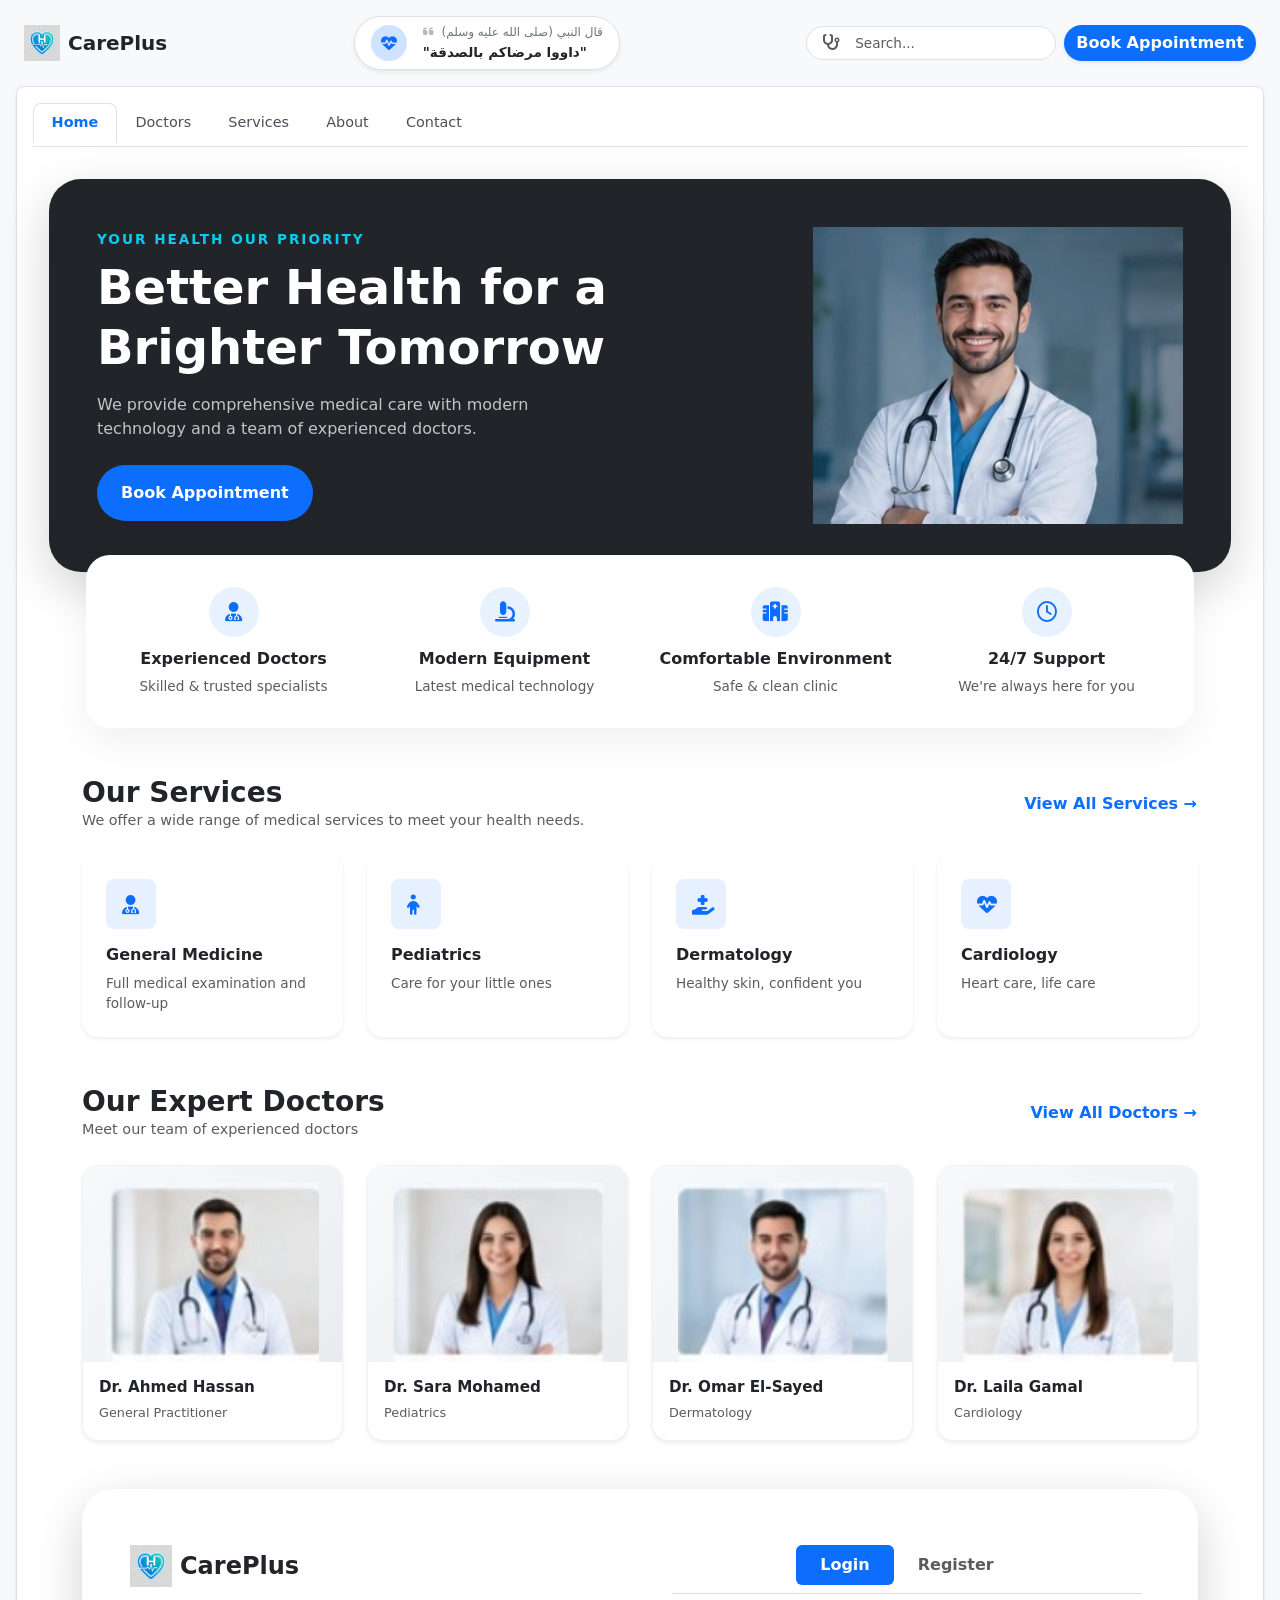
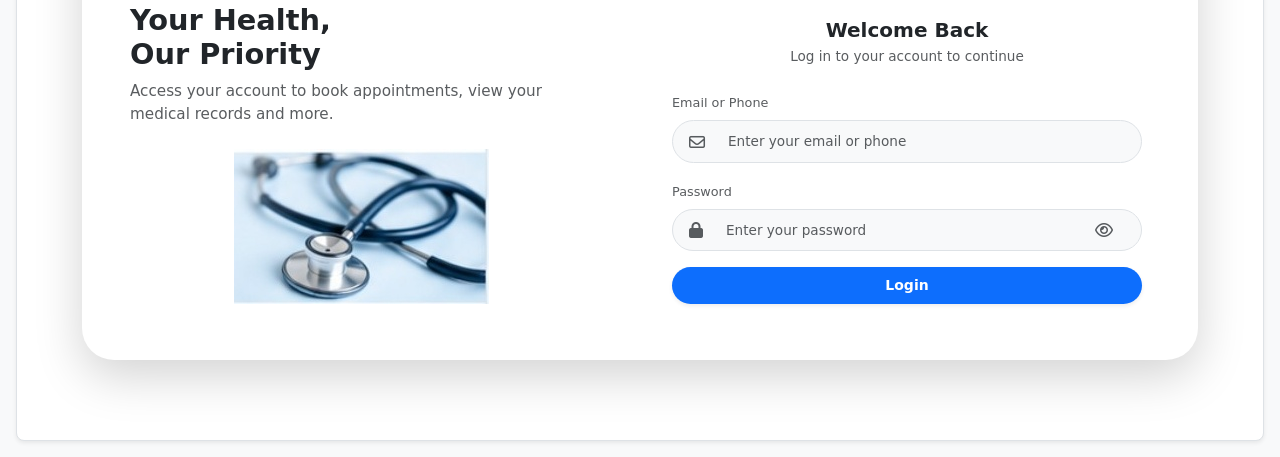
<file: index.html>
<!doctype html>
<html lang="en">
  <head>
    <meta charset="UTF-8" />
    <meta name="viewport" content="width=device-width, initial-scale=1.0" />
    <title>CarePlus Medical Clinic</title>

    <!-- FontAwesome Icons -->
    <link
      rel="stylesheet"
      href="https://cdnjs.cloudflare.com/ajax/libs/font-awesome/6.7.2/css/all.min.css"
    />
    <!-- Bootstrap CSS -->
    <link rel="stylesheet" href="css/bootstrap.min.css" />
    <!-- Custom Main CSS -->
    <link rel="stylesheet" href="css/style.css" />
  </head>
  <body class="bg-light">
    <!-- ================================================================= -->
    <!-- [SECTION 1]: MAIN NAVBAR & TOP HEADER SECTION -->
    <!-- ================================================================= -->
    <section class="careplus-navbar-container p-3 bg-light">
      <div
        class="d-flex align-items-center justify-content-between flex-wrap gap-3 mb-3 px-2"
      >
        <!-- 1.1 BRAND / LOGO -->
        <a
          href="#"
          class="d-flex align-items-center text-decoration-none gap-2"
        >
          <img src="images/H.png" alt="CarePlus Logo" height="40" />
          <span class="fw-bold fs-5 text-dark">CarePlus</span>
        </a>

        <!-- 1.2 MIDDLE INFO BAR (Hadith Display) -->
        <div
          class="header-info-wrapper d-none d-lg-flex align-items-center gap-3 text-primary-emphasis fs-7 px-3 py-2 rounded-pill bg-white shadow-sm border"
        >
          <div
            class="info-icon bg-primary-subtle text-primary rounded-circle d-flex align-items-center justify-content-center flex-shrink-0"
            style="width: 36px; height: 36px"
          >
            <i class="fa-solid fa-heart-pulse fs-6"></i>
          </div>
          <div class="lh-sm">
            <span class="d-block text-secondary fs-8 fw-medium mb-1">
              <i class="fa-solid fa-quote-left me-1 opacity-50"></i> قال النبي
              (صلى الله عليه وسلم)
            </span>
            <p class="m-0 text-dark fw-bold" style="font-size: 0.85rem">
              "داووا مرضاكم بالصدقة"
            </p>
          </div>
        </div>

        <!-- 1.3 SEARCH & BOOK APPOINTMENT BUTTON -->
        <div class="d-flex align-items-center gap-2 ms-auto ms-lg-0">
          <label
            class="search-box position-relative d-flex align-items-center m-0"
          >
            <input
              type="search"
              class="form-control rounded-pill border bg-white pe-3 ps-5"
              placeholder="Search..."
            />
            <span class="position-absolute start-0 ms-3 text-muted">
              <i class="fa-solid fa-stethoscope"></i>
            </span>
          </label>

          <a
            href="booking.html"
            target="_blank"
            class="btn btn-primary rounded-pill fw-semibold shadow-sm border-0 text-decoration-none"
            style="background-color: #0d6efd"
          >
            Book Appointment
          </a>
        </div>
      </div>

      <!-- ================================================================= -->
      <!-- [SECTION 2]: MAIN NAVIGATION TABS & CONTENT CONTAINER -->
      <!-- ================================================================= -->
      <div class="tab-card-wrapper border rounded-3 bg-white p-3 shadow-sm">
        <!-- NAVIGATION TABS BUTTONS BAR -->
        <ul
          class="nav nav-tabs custom-border-tabs border-bottom mb-3"
          id="myTab"
          role="tablist"
        >
          <li class="nav-item" role="presentation">
            <button
              class="nav-link active"
              id="home-tab"
              data-bs-toggle="tab"
              data-bs-target="#home-tab-pane"
              type="button"
              role="tab"
              aria-selected="true"
            >
              Home
            </button>
          </li>
          <li class="nav-item" role="presentation">
            <button
              class="nav-link"
              id="doctors-tab"
              data-bs-toggle="tab"
              data-bs-target="#doctors-tab-pane"
              type="button"
              role="tab"
              aria-selected="false"
            >
              Doctors
            </button>
          </li>
          <li class="nav-item" role="presentation">
            <button
              class="nav-link"
              id="services-tab"
              data-bs-toggle="tab"
              data-bs-target="#services-tab-pane"
              type="button"
              role="tab"
              aria-selected="false"
            >
              Services
            </button>
          </li>
          <li class="nav-item" role="presentation">
            <button
              class="nav-link"
              id="about-tab"
              data-bs-toggle="tab"
              data-bs-target="#about-tab-pane"
              type="button"
              role="tab"
              aria-selected="false"
            >
              About
            </button>
          </li>
          <li class="nav-item" role="presentation">
            <button
              class="nav-link"
              id="contact-tab"
              data-bs-toggle="tab"
              data-bs-target="#contact-tab-pane"
              type="button"
              role="tab"
              aria-selected="false"
            >
              Contact
            </button>
          </li>
        </ul>

        <!-- TABS PANES CONTENT AREA -->
        <div class="tab-content p-3" id="myTabContent">
          <!-- ************************************************************* -->
          <!-- 🏠 [TAB 1]: HOME SECTION -->
          <!-- ************************************************************* -->
          <div
            class="tab-pane fade show active"
            id="home-tab-pane"
            role="tabpanel"
            aria-labelledby="home-tab"
            tabindex="0"
          >
            <!-- Hero Banner -->
            <div
              id="carouselExampleContent"
              class="carousel slide mb-5"
              data-bs-ride="carousel"
            >
              <div class="carousel-inner rounded-5 shadow-lg bg-dark">
                <div class="carousel-item active">
                  <div class="container-fluid p-4 p-lg-5">
                    <div class="row align-items-center g-4">
                      <div class="col-lg-7 text-white">
                        <span
                          class="text-uppercase tracking-wider fw-bold mb-2 text-info d-block"
                          style="font-size: 0.85rem; letter-spacing: 2px"
                          >YOUR HEALTH OUR PRIORITY</span
                        >
                        <h1 class="display-5 fw-bold mb-3 text-white lh-sm">
                          Better Health for a Brighter Tomorrow
                        </h1>
                        <p
                          class="text-light mb-4 opacity-75"
                          style="font-size: 1rem; max-width: 500px"
                        >
                          We provide comprehensive medical care with modern
                          technology and a team of experienced doctors.
                        </p>
                        <div class="d-flex align-items-center gap-3">
                          <a
                            href="booking.html"
                            class="btn btn-primary rounded-pill px-4 py-3 fw-semibold shadow-sm border-0"
                            style="background-color: #0d6efd"
                            >Book Appointment</a
                          >
                        </div>
                      </div>
                      <div class="col-lg-5 text-center text-lg-end">
                        <img
                          src="images/01-hero-doctor.png"
                          alt="Doctor"
                          class="img-fluid"
                          style="max-height: 400px; object-fit: contain"
                        />
                      </div>
                    </div>
                  </div>
                </div>
              </div>
            </div>

            <!-- Features Overlap -->
            <div class="features-overlap-wrapper px-3 position-relative mb-5">
              <div
                class="features-card bg-white rounded-5 shadow-lg p-4 border-0"
              >
                <div class="row g-4 align-items-center text-center">
                  <div class="col-6 col-lg-3 feature-item">
                    <div
                      class="d-flex flex-column align-items-center text-center gap-2"
                    >
                      <div
                        class="feature-icon-box bg-subtle-blue text-primary rounded-circle d-flex align-items-center justify-content-center mb-1 live-icon"
                        style="width: 50px; height: 50px"
                      >
                        <i class="fa-solid fa-user-doctor fs-5"></i>
                      </div>
                      <h6 class="fw-bold text-dark m-0 fs-6">
                        Experienced Doctors
                      </h6>
                      <small class="text-muted fs-7"
                        >Skilled & trusted specialists</small
                      >
                    </div>
                  </div>
                  <div class="col-6 col-lg-3 feature-item">
                    <div
                      class="d-flex flex-column align-items-center text-center gap-2"
                    >
                      <div
                        class="feature-icon-box bg-subtle-blue text-primary rounded-circle d-flex align-items-center justify-content-center mb-1 live-icon"
                        style="width: 50px; height: 50px"
                      >
                        <i class="fa-solid fa-microscope fs-5"></i>
                      </div>
                      <h6 class="fw-bold text-dark m-0 fs-6">
                        Modern Equipment
                      </h6>
                      <small class="text-muted fs-7"
                        >Latest medical technology</small
                      >
                    </div>
                  </div>
                  <div class="col-6 col-lg-3 feature-item">
                    <div
                      class="d-flex flex-column align-items-center text-center gap-2"
                    >
                      <div
                        class="feature-icon-box bg-subtle-blue text-primary rounded-circle d-flex align-items-center justify-content-center mb-1 live-icon"
                        style="width: 50px; height: 50px"
                      >
                        <i class="fa-solid fa-hospital fs-5"></i>
                      </div>
                      <h6 class="fw-bold text-dark m-0 fs-6">
                        Comfortable Environment
                      </h6>
                      <small class="text-muted fs-7">Safe & clean clinic</small>
                    </div>
                  </div>
                  <div class="col-6 col-lg-3 feature-item">
                    <div
                      class="d-flex flex-column align-items-center text-center gap-2"
                    >
                      <div
                        class="feature-icon-box bg-subtle-blue text-primary rounded-circle d-flex align-items-center justify-content-center mb-1 live-icon"
                        style="width: 50px; height: 50px"
                      >
                        <i class="fa-regular fa-clock fs-5"></i>
                      </div>
                      <h6 class="fw-bold text-dark m-0 fs-6">24/7 Support</h6>
                      <small class="text-muted fs-7"
                        >We're always here for you</small
                      >
                    </div>
                  </div>
                </div>
              </div>
            </div>

            <!-- Our Services Preview (Home Page) -->
            <div class="container my-5">
              <div
                class="d-flex align-items-center justify-content-between mb-4"
              >
                <div>
                  <h3 class="fw-bold text-dark m-0">Our Services</h3>
                  <p class="text-muted m-0" style="font-size: 0.9rem">
                    We offer a wide range of medical services to meet your
                    health needs.
                  </p>
                </div>
                <button
                  class="btn btn-link text-primary text-decoration-none fw-semibold p-0"
                  type="button"
                  onclick="document.getElementById('services-tab').click()"
                >
                  View All Services →
                </button>
              </div>
              <div class="row g-4">
                <div class="col-md-3">
                  <div
                    class="card border-0 shadow-sm rounded-4 p-4 bg-white h-100"
                  >
                    <div
                      class="text-primary bg-subtle-blue rounded-3 p-3 d-inline-flex mb-3"
                      style="width: 50px; height: 50px"
                    >
                      <i class="fa-solid fa-user-doctor fs-5"></i>
                    </div>
                    <h5 class="fw-bold text-dark mb-2 fs-6">
                      General Medicine
                    </h5>
                    <p class="text-muted fs-7 mb-0">
                      Full medical examination and follow-up
                    </p>
                  </div>
                </div>
                <div class="col-md-3">
                  <div
                    class="card border-0 shadow-sm rounded-4 p-4 bg-white h-100"
                  >
                    <div
                      class="text-primary bg-subtle-blue rounded-3 p-3 d-inline-flex mb-3"
                      style="width: 50px; height: 50px"
                    >
                      <i class="fa-solid fa-child fs-5"></i>
                    </div>
                    <h5 class="fw-bold text-dark mb-2 fs-6">Pediatrics</h5>
                    <p class="text-muted fs-7 mb-0">
                      Care for your little ones
                    </p>
                  </div>
                </div>
                <div class="col-md-3">
                  <div
                    class="card border-0 shadow-sm rounded-4 p-4 bg-white h-100"
                  >
                    <div
                      class="text-primary bg-subtle-blue rounded-3 p-3 d-inline-flex mb-3"
                      style="width: 50px; height: 50px"
                    >
                      <i class="fa-solid fa-hand-holding-medical fs-5"></i>
                    </div>
                    <h5 class="fw-bold text-dark mb-2 fs-6">Dermatology</h5>
                    <p class="text-muted fs-7 mb-0">
                      Healthy skin, confident you
                    </p>
                  </div>
                </div>
                <div class="col-md-3">
                  <div
                    class="card border-0 shadow-sm rounded-4 p-4 bg-white h-100"
                  >
                    <div
                      class="text-primary bg-subtle-blue rounded-3 p-3 d-inline-flex mb-3"
                      style="width: 50px; height: 50px"
                    >
                      <i class="fa-solid fa-heart-pulse fs-5"></i>
                    </div>
                    <h5 class="fw-bold text-dark mb-2 fs-6">Cardiology</h5>
                    <p class="text-muted fs-7 mb-0">Heart care, life care</p>
                  </div>
                </div>
              </div>
            </div>

            <!-- Our Expert Doctors Preview (Home Page) -->
            <div class="container my-5">
              <div
                class="d-flex align-items-center justify-content-between mb-4"
              >
                <div>
                  <h3 class="fw-bold text-dark m-0">Our Expert Doctors</h3>
                  <p class="text-muted m-0" style="font-size: 0.9rem">
                    Meet our team of experienced doctors
                  </p>
                </div>
                <button
                  class="btn btn-link text-primary text-decoration-none fw-semibold p-0"
                  type="button"
                  onclick="document.getElementById('doctors-tab').click()"
                >
                  View All Doctors →
                </button>
              </div>

              <div class="row g-4">
                <div class="col-6 col-lg-3">
                  <div
                    class="card doctor-card border-0 shadow-sm rounded-4 overflow-hidden h-100 bg-white"
                  >
                    <div class="doctor-img-wrapper bg-light text-center pt-3">
                      <img
                        src="images/03-doctor-ahmed-card.png"
                        alt="Dr. Ahmed Hassan"
                        class="img-fluid"
                        style="height: 180px; object-fit: contain"
                      />
                    </div>
                    <div class="card-body p-3">
                      <h6
                        class="fw-bold text-dark mb-1"
                        style="font-size: 0.95rem"
                      >
                        Dr. Ahmed Hassan
                      </h6>
                      <small class="text-muted" style="font-size: 0.8rem"
                        >General Practitioner</small
                      >
                    </div>
                  </div>
                </div>
                <div class="col-6 col-lg-3">
                  <div
                    class="card doctor-card border-0 shadow-sm rounded-4 overflow-hidden h-100 bg-white"
                  >
                    <div class="doctor-img-wrapper bg-light text-center pt-3">
                      <img
                        src="images/04-doctor-sara-card.png"
                        alt="Dr. Sara Mohamed"
                        class="img-fluid"
                        style="height: 180px; object-fit: contain"
                      />
                    </div>
                    <div class="card-body p-3">
                      <h6
                        class="fw-bold text-dark mb-1"
                        style="font-size: 0.95rem"
                      >
                        Dr. Sara Mohamed
                      </h6>
                      <small class="text-muted" style="font-size: 0.8rem"
                        >Pediatrics</small
                      >
                    </div>
                  </div>
                </div>
                <div class="col-6 col-lg-3">
                  <div
                    class="card doctor-card border-0 shadow-sm rounded-4 overflow-hidden h-100 bg-white"
                  >
                    <div class="doctor-img-wrapper bg-light text-center pt-3">
                      <img
                        src="images/05-doctor-omar-card.png"
                        alt="Dr. Omar El-Sayed"
                        class="img-fluid"
                        style="height: 180px; object-fit: contain"
                      />
                    </div>
                    <div class="card-body p-3">
                      <h6
                        class="fw-bold text-dark mb-1"
                        style="font-size: 0.95rem"
                      >
                        Dr. Omar El-Sayed
                      </h6>
                      <small class="text-muted" style="font-size: 0.8rem"
                        >Dermatology</small
                      >
                    </div>
                  </div>
                </div>
                <div class="col-6 col-lg-3">
                  <div
                    class="card doctor-card border-0 shadow-sm rounded-4 overflow-hidden h-100 bg-white"
                  >
                    <div class="doctor-img-wrapper bg-light text-center pt-3">
                      <img
                        src="images/06-doctor-laila-card.png"
                        alt="Dr. Laila Gamal"
                        class="img-fluid"
                        style="height: 180px; object-fit: contain"
                      />
                    </div>
                    <div class="card-body p-3">
                      <h6
                        class="fw-bold text-dark mb-1"
                        style="font-size: 0.95rem"
                      >
                        Dr. Laila Gamal
                      </h6>
                      <small class="text-muted" style="font-size: 0.8rem"
                        >Cardiology</small
                      >
                    </div>
                  </div>
                </div>
              </div>
            </div>

            <!-- Login / Register Banner -->
            <div class="container my-5" id="authSection">
              <div
                class="card border-0 shadow-lg rounded-5 overflow-hidden bg-white p-4 p-lg-5"
              >
                <div class="row align-items-center g-4">
                  <div class="col-lg-6 text-center text-lg-start pe-lg-5">
                    <div
                      class="d-flex align-items-center justify-content-center justify-content-lg-start gap-2 mb-3"
                    >
                      <img src="images/H.png" alt="Logo" height="42" />
                      <span class="fw-bold fs-4 text-dark">CarePlus</span>
                    </div>
                    <h2
                      class="fw-bold text-dark mb-2"
                      style="font-size: 1.8rem"
                    >
                      Your Health,<br />Our Priority
                    </h2>
                    <p class="text-muted mb-4" style="font-size: 0.95rem">
                      Access your account to book appointments, view your
                      medical records and more.
                    </p>
                    <div class="text-center">
                      <img
                        src="images/02-appointment-stethoscope.png"
                        alt="Stethoscope"
                        class="img-fluid"
                        style="max-height: 180px; object-fit: contain"
                      />
                    </div>
                  </div>
                  <div class="col-lg-6 ps-lg-4">
                    <div class="auth-form-wrapper p-2">
                      <ul
                        class="nav nav-pills justify-content-center mb-4 border-bottom pb-2"
                        id="authTab"
                        role="tablist"
                      >
                        <li class="nav-item" role="presentation">
                          <button
                            class="nav-link active fw-semibold px-4"
                            id="login-tab"
                            data-bs-toggle="pill"
                            data-bs-target="#login-pane"
                            type="button"
                            role="tab"
                          >
                            Login
                          </button>
                        </li>
                        <li class="nav-item" role="presentation">
                          <button
                            class="nav-link fw-semibold px-4 text-muted"
                            id="register-tab"
                            data-bs-toggle="pill"
                            data-bs-target="#register-pane"
                            type="button"
                            role="tab"
                          >
                            Register
                          </button>
                        </li>
                      </ul>
                      <div class="tab-content" id="authTabContent">
                        <div
                          class="tab-pane fade show active"
                          id="login-pane"
                          role="tabpanel"
                        >
                          <h5 class="fw-bold text-dark text-center mb-1">
                            Welcome Back
                          </h5>
                          <p
                            class="text-muted text-center mb-4"
                            style="font-size: 0.85rem"
                          >
                            Log in to your account to continue
                          </p>
                          <form>
                            <div class="mb-3">
                              <label
                                class="form-label text-muted"
                                style="font-size: 0.8rem"
                                >Email or Phone</label
                              >
                              <div
                                class="input-group border rounded-pill bg-light px-3 py-1"
                              >
                                <span
                                  class="input-group-text bg-transparent border-0 text-muted ps-0"
                                  ><i class="fa-regular fa-envelope"></i
                                ></span>
                                <input
                                  type="text"
                                  class="form-control bg-transparent border-0 shadow-none"
                                  placeholder="Enter your email or phone"
                                  style="font-size: 0.85rem"
                                />
                              </div>
                            </div>
                            <div class="mb-3">
                              <label
                                class="form-label text-muted"
                                style="font-size: 0.8rem"
                                >Password</label
                              >
                              <div
                                class="input-group border rounded-pill bg-light px-3 py-1"
                              >
                                <span
                                  class="input-group-text bg-transparent border-0 text-muted ps-0"
                                  ><i class="fa-solid fa-lock"></i
                                ></span>
                                <input
                                  type="password"
                                  id="passwordInput"
                                  class="form-control bg-transparent border-0 shadow-none"
                                  placeholder="Enter your password"
                                  style="font-size: 0.85rem"
                                />
                                <span
                                  class="input-group-text bg-transparent border-0 text-muted cursor-pointer"
                                  id="togglePassword"
                                  ><i class="fa-regular fa-eye" id="eyeIcon"></i
                                ></span>
                              </div>
                            </div>
                            <button
                              type="submit"
                              class="btn btn-primary w-100 rounded-pill py-2.5 fw-semibold shadow-sm border-0"
                            >
                              Login
                            </button>
                          </form>
                        </div>
                        <div
                          class="tab-pane fade"
                          id="register-pane"
                          role="tabpanel"
                        >
                          <h5 class="fw-bold text-dark text-center mb-1">
                            Create Account
                          </h5>
                          <p
                            class="text-muted text-center mb-4"
                            style="font-size: 0.85rem"
                          >
                            Sign up to get started
                          </p>
                          <form>
                            <div class="mb-3">
                              <label
                                class="form-label text-muted"
                                style="font-size: 0.8rem"
                                >Full Name</label
                              >
                              <input
                                type="text"
                                class="form-control border rounded-pill bg-light px-3 py-2"
                                placeholder="Enter your name"
                                style="font-size: 0.85rem"
                              />
                            </div>
                            <button
                              type="submit"
                              class="btn btn-primary w-100 rounded-pill py-2.5 fw-semibold shadow-sm border-0"
                            >
                              Register
                            </button>
                          </form>
                        </div>
                      </div>
                    </div>
                  </div>
                </div>
              </div>
            </div>
          </div>

          <!-- ************************************************************* -->
          <!-- 🩺 [TAB 2]: DOCTORS SECTION (المطابق للصورة تماماً) -->
          <!-- ************************************************************* -->
          <div
            class="tab-pane fade"
            id="doctors-tab-pane"
            role="tabpanel"
            aria-labelledby="doctors-tab"
            tabindex="0"
          >
            <!-- Header Banner داخل صفحة الأطباء -->
            <div
              class="position-relative rounded-5 p-5 mb-5 overflow-hidden shadow-sm"
              style="
                background: linear-gradient(135deg, #f0f4ff 0%, #e8f0fe 100%);
                border: 1px solid #d2e3fc;
              "
            >
              <div class="row align-items-center">
                <div class="col-lg-7">
                  <span
                    class="text-uppercase fw-bold text-primary mb-2 d-block"
                    style="font-size: 0.75rem; letter-spacing: 2px"
                    >OUR DOCTORS</span
                  >
                  <h2 class="display-6 fw-bold text-dark mb-2">
                    Meet Our Specialists
                  </h2>
                  <p class="text-muted fs-7 mb-0">
                    Our team of experienced doctors is here to provide you with
                    the best care.
                  </p>
                </div>
                <div class="col-lg-5 text-end d-none d-lg-block">
                  <img
                    src="images/09-medical-consultation.png"
                    alt="Doctors Banner"
                    class="img-fluid opacity-75"
                    style="max-height: 150px; object-fit: contain"
                  />
                </div>
              </div>
            </div>

            <!-- Doctor Filter Buttons -->
            <div class="d-flex flex-wrap gap-2 mb-4" id="doctorFilterBtns">
              <button
                class="btn btn-primary rounded-pill px-4 py-2 fs-8 fw-semibold shadow-sm active filter-btn"
                data-filter="all"
              >
                All
              </button>
              <button
                class="btn btn-outline-primary rounded-pill px-3 py-2 fs-8 filter-btn"
                data-filter="general"
              >
                General Medicine
              </button>
              <button
                class="btn btn-outline-primary rounded-pill px-3 py-2 fs-8 filter-btn"
                data-filter="pediatrics"
              >
                Pediatrics
              </button>
              <button
                class="btn btn-outline-primary rounded-pill px-3 py-2 fs-8 filter-btn"
                data-filter="dermatology"
              >
                Dermatology
              </button>
              <button
                class="btn btn-outline-primary rounded-pill px-3 py-2 fs-8 filter-btn"
                data-filter="cardiology"
              >
                Cardiology
              </button>
            </div>

            <!-- Doctors Grid -->
            <div class="row g-4 mb-5" id="doctorsGrid">
              <div class="col-md-3 doctor-item" data-category="general">
                <div
                  class="card border-0 shadow-sm rounded-4 overflow-hidden bg-white h-100 p-3"
                >
                  <div class="bg-light text-center pt-3 rounded-3 mb-3">
                    <img
                      src="images/03-doctor-ahmed-card.png"
                      alt="Dr. Ahmed"
                      class="img-fluid"
                      style="height: 160px; object-fit: contain"
                    />
                  </div>
                  <h6 class="fw-bold text-dark mb-1">Dr. Ahmed Hassan</h6>
                  <small class="text-muted d-block mb-2"
                    >General Practitioner</small
                  >
                  <div
                    class="d-flex flex-column gap-1 mb-3"
                    style="font-size: 0.75rem"
                  >
                    <span class="text-secondary"
                      ><i class="fa-solid fa-star text-warning me-1"></i> 10
                      years experience</span
                    >
                    <span class="text-success"
                      ><i class="fa-solid fa-circle-check me-1"></i> Available
                      today</span
                    >
                  </div>
                  <a
                    href="booking.html"
                    target="_blank"
                    class="btn btn-sm btn-primary w-100 rounded-pill py-2 shadow-sm"
                    >Book Appointment</a
                  >
                </div>
              </div>
              <div class="col-md-3 doctor-item" data-category="pediatrics">
                <div
                  class="card border-0 shadow-sm rounded-4 overflow-hidden bg-white h-100 p-3"
                >
                  <div class="bg-light text-center pt-3 rounded-3 mb-3">
                    <img
                      src="images/04-doctor-sara-card.png"
                      alt="Dr. Sara"
                      class="img-fluid"
                      style="height: 160px; object-fit: contain"
                    />
                  </div>
                  <h6 class="fw-bold text-dark mb-1">Dr. Sara Mohamed</h6>
                  <small class="text-muted d-block mb-2">Pediatrics</small>
                  <div
                    class="d-flex flex-column gap-1 mb-3"
                    style="font-size: 0.75rem"
                  >
                    <span class="text-secondary"
                      ><i class="fa-solid fa-star text-warning me-1"></i> 8
                      years experience</span
                    >
                    <span class="text-success"
                      ><i class="fa-solid fa-circle-check me-1"></i> Available
                      today</span
                    >
                  </div>
                  <a
                    href="booking.html"
                    target="_blank"
                    class="btn btn-sm btn-primary w-100 rounded-pill py-2 shadow-sm"
                    >Book Appointment</a
                  >
                </div>
              </div>
              <div class="col-md-3 doctor-item" data-category="dermatology">
                <div
                  class="card border-0 shadow-sm rounded-4 overflow-hidden bg-white h-100 p-3"
                >
                  <div class="bg-light text-center pt-3 rounded-3 mb-3">
                    <img
                      src="images/05-doctor-omar-card.png"
                      alt="Dr. Omar"
                      class="img-fluid"
                      style="height: 160px; object-fit: contain"
                    />
                  </div>
                  <h6 class="fw-bold text-dark mb-1">Dr. Omar El-Sayed</h6>
                  <small class="text-muted d-block mb-2">Dermatology</small>
                  <div
                    class="d-flex flex-column gap-1 mb-3"
                    style="font-size: 0.75rem"
                  >
                    <span class="text-secondary"
                      ><i class="fa-solid fa-star text-warning me-1"></i> 12
                      years experience</span
                    >
                    <span class="text-success"
                      ><i class="fa-solid fa-circle-check me-1"></i> Available
                      today</span
                    >
                  </div>
                  <a
                    href="booking.html"
                    target="_blank"
                    class="btn btn-sm btn-primary w-100 rounded-pill py-2 shadow-sm"
                    >Book Appointment</a
                  >
                </div>
              </div>
              <div class="col-md-3 doctor-item" data-category="cardiology">
                <div
                  class="card border-0 shadow-sm rounded-4 overflow-hidden bg-white h-100 p-3"
                >
                  <div class="bg-light text-center pt-3 rounded-3 mb-3">
                    <img
                      src="images/06-doctor-laila-card.png"
                      alt="Dr. Laila"
                      class="img-fluid"
                      style="height: 160px; object-fit: contain"
                    />
                  </div>
                  <h6 class="fw-bold text-dark mb-1">Dr. Laila Gamal</h6>
                  <small class="text-muted d-block mb-2">Cardiology</small>
                  <div
                    class="d-flex flex-column gap-1 mb-3"
                    style="font-size: 0.75rem"
                  >
                    <span class="text-secondary"
                      ><i class="fa-solid fa-star text-warning me-1"></i> 9
                      years experience</span
                    >
                    <span class="text-success"
                      ><i class="fa-solid fa-circle-check me-1"></i> Available
                      today</span
                    >
                  </div>
                  <a
                    href="booking.html"
                    target="_blank"
                    class="btn btn-sm btn-primary w-100 rounded-pill py-2 shadow-sm"
                    >Book Appointment</a
                  >
                </div>
              </div>
            </div>

            <!-- Bottom Banner: Your Health is in Good Hands -->
            <div
              class="card border-0 shadow-sm rounded-4 p-4 p-lg-5 bg-white mb-4"
            >
              <div class="row align-items-center g-4">
                <div class="col-lg-6">
                  <h3 class="fw-bold text-dark mb-3">
                    Your Health is in Good Hands
                  </h3>
                  <p class="text-muted fs-7 mb-4">
                    Our doctors are committed to providing high-quality care
                    with compassion, professionalism, and the latest medical
                    technology.
                  </p>
                  <button
                    class="btn btn-primary rounded-pill px-4 py-2.5 fw-semibold shadow-sm"
                    type="button"
                    onclick="document.getElementById('about-tab').click()"
                  >
                    Learn More
                  </button>
                </div>
                <div class="col-lg-6">
                  <div
                    class="rounded-4 overflow-hidden shadow-sm bg-light"
                    style="height: 220px"
                  >
                    <img
                      src="images/02-appointment-stethoscope.png"
                      alt="Clinic Reception"
                      class="w-100 h-100 object-fit-cover"
                    />
                  </div>
                </div>
              </div>
            </div>
          </div>

          <!-- ************************************************************* -->
          <!-- 🏥 [TAB 3]: SERVICES SECTION -->
          <!-- ************************************************************* -->
          <div
            class="tab-pane fade"
            id="services-tab-pane"
            role="tabpanel"
            aria-labelledby="services-tab"
            tabindex="0"
          >
            <div class="mb-4">
              <nav aria-label="breadcrumb">
                <ol class="breadcrumb mb-1 fs-8">
                  <li class="breadcrumb-item">
                    <a href="index.html" class="text-decoration-none text-muted"
                      >Home</a
                    >
                  </li>
                  <li
                    class="breadcrumb-item active text-primary fw-semibold"
                    aria-current="page"
                  >
                    Services
                  </li>
                </ol>
              </nav>
              <h2 class="fw-bold text-dark">Our Medical Services</h2>
              <p class="text-muted fs-7">
                We provide comprehensive medical care with modern technology and
                a team of experienced doctors.
              </p>
            </div>

            <!-- Search & Filter Buttons -->
            <div class="mb-5">
              <div
                class="input-group bg-white rounded-pill px-3 py-2 shadow-sm border mb-3"
                style="max-width: 500px"
              >
                <span
                  class="input-group-text bg-transparent border-0 text-muted"
                  ><i class="fa-solid fa-magnifying-glass"></i
                ></span>
                <input
                  type="text"
                  id="serviceSearchInput"
                  class="form-control border-0 shadow-none bg-transparent fs-7"
                  placeholder="Search for a service..."
                />
              </div>

              <div class="d-flex flex-wrap gap-2" id="filterButtonsContainer">
                <button
                  class="btn filter-btn btn-primary rounded-pill px-4 py-2 fs-8 fw-semibold shadow-sm active"
                  data-category="all"
                >
                  All
                </button>
                <button
                  class="btn filter-btn btn-white bg-white text-dark rounded-pill px-3 py-2 fs-8 border shadow-sm"
                  data-category="general"
                >
                  General Medicine
                </button>
                <button
                  class="btn filter-btn btn-white bg-white text-dark rounded-pill px-3 py-2 fs-8 border shadow-sm"
                  data-category="pediatrics"
                >
                  Pediatrics
                </button>
                <button
                  class="btn filter-btn btn-white bg-white text-dark rounded-pill px-3 py-2 fs-8 border shadow-sm"
                  data-category="dermatology"
                >
                  Dermatology
                </button>
                <button
                  class="btn filter-btn btn-white bg-white text-dark rounded-pill px-3 py-2 fs-8 border shadow-sm"
                  data-category="cardiology"
                >
                  Cardiology
                </button>
                <button
                  class="btn filter-btn btn-white bg-white text-dark rounded-pill px-3 py-2 fs-8 border shadow-sm"
                  data-category="dental"
                >
                  Dental Care
                </button>
                <button
                  class="btn filter-btn btn-white bg-white text-dark rounded-pill px-3 py-2 fs-8 border shadow-sm"
                  data-category="orthopedics"
                >
                  Orthopedics
                </button>
              </div>
            </div>

            <!-- Services Grid -->
            <div class="row g-4" id="servicesGrid">
              <div
                class="col-md-4 service-card-item"
                data-category="general"
                data-title="general medicine family medicine"
              >
                <div
                  class="card border-0 shadow-sm rounded-4 p-4 bg-white h-100"
                >
                  <div
                    class="rounded-3 bg-subtle-blue text-primary p-3 d-inline-flex mb-3"
                    style="width: 50px; height: 50px"
                  >
                    <i class="fa-solid fa-user-doctor fs-5"></i>
                  </div>
                  <h5 class="fw-bold text-dark mb-2">General Medicine</h5>
                  <p class="text-muted fs-7 mb-0">
                    Family medicine and preventive care for all ages.
                  </p>
                </div>
              </div>
              <div
                class="col-md-4 service-card-item"
                data-category="pediatrics"
                data-title="pediatrics children health"
              >
                <div
                  class="card border-0 shadow-sm rounded-4 p-4 bg-white h-100"
                >
                  <div
                    class="rounded-3 bg-subtle-blue text-primary p-3 d-inline-flex mb-3"
                    style="width: 50px; height: 50px"
                  >
                    <i class="fa-solid fa-child fs-5"></i>
                  </div>
                  <h5 class="fw-bold text-dark mb-2">Pediatrics</h5>
                  <p class="text-muted fs-7 mb-0">
                    Specialized care for your children's health.
                  </p>
                </div>
              </div>
              <div
                class="col-md-4 service-card-item"
                data-category="dermatology"
                data-title="dermatology skin care"
              >
                <div
                  class="card border-0 shadow-sm rounded-4 p-4 bg-white h-100"
                >
                  <div
                    class="rounded-3 bg-subtle-blue text-primary p-3 d-inline-flex mb-3"
                    style="width: 50px; height: 50px"
                  >
                    <i class="fa-solid fa-hand-holding-medical fs-5"></i>
                  </div>
                  <h5 class="fw-bold text-dark mb-2">Dermatology</h5>
                  <p class="text-muted fs-7 mb-0">
                    Healthy skin, confident you.
                  </p>
                </div>
              </div>
              <div
                class="col-md-4 service-card-item"
                data-category="cardiology"
                data-title="cardiology heart care"
              >
                <div
                  class="card border-0 shadow-sm rounded-4 p-4 bg-white h-100"
                >
                  <div
                    class="rounded-3 bg-subtle-blue text-primary p-3 d-inline-flex mb-3"
                    style="width: 50px; height: 50px"
                  >
                    <i class="fa-solid fa-heart-pulse fs-5"></i>
                  </div>
                  <h5 class="fw-bold text-dark mb-2">Cardiology</h5>
                  <p class="text-muted fs-7 mb-0">Heart care, life care.</p>
                </div>
              </div>
              <div
                class="col-md-4 service-card-item"
                data-category="dental"
                data-title="dental care teeth smile"
              >
                <div
                  class="card border-0 shadow-sm rounded-4 p-4 bg-white h-100"
                >
                  <div
                    class="rounded-3 bg-subtle-blue text-primary p-3 d-inline-flex mb-3"
                    style="width: 50px; height: 50px"
                  >
                    <i class="fa-solid fa-tooth fs-5"></i>
                  </div>
                  <h5 class="fw-bold text-dark mb-2">Dental Care</h5>
                  <p class="text-muted fs-7 mb-0">
                    Healthy smiles, brighter future.
                  </p>
                </div>
              </div>
              <div
                class="col-md-4 service-card-item"
                data-category="orthopedics"
                data-title="orthopedics bone muscle"
              >
                <div
                  class="card border-0 shadow-sm rounded-4 p-4 bg-white h-100"
                >
                  <div
                    class="rounded-3 bg-subtle-blue text-primary p-3 d-inline-flex mb-3"
                    style="width: 50px; height: 50px"
                  >
                    <i class="fa-solid fa-bone fs-5"></i>
                  </div>
                  <h5 class="fw-bold text-dark mb-2">Orthopedics</h5>
                  <p class="text-muted fs-7 mb-0">
                    Move better, live stronger.
                  </p>
                </div>
              </div>
            </div>
          </div>

          <!-- ************************************************************* -->
          <!-- ℹ️ [TAB 4]: ABOUT SECTION -->
          <!-- ************************************************************* -->
          <div
            class="tab-pane fade"
            id="about-tab-pane"
            role="tabpanel"
            aria-labelledby="about-tab"
            tabindex="0"
          >
            <div class="row align-items-center g-5 mb-5">
              <div class="col-lg-6">
                <span
                  class="text-uppercase tracking-wider fw-bold text-primary mb-1 d-block"
                  style="font-size: 0.8rem; letter-spacing: 1.5px"
                  >ABOUT US</span
                >
                <h2 class="display-6 fw-bold text-dark mb-3">
                  Your Health, Our Mission
                </h2>
                <p class="text-muted fs-7 mb-4">
                  At CarePlus, we believe that good health leads to a better
                  life. We are committed to providing high-quality,
                  compassionate care with modern technology and a dedicated team
                  of experienced medical professionals[cite: 4].
                </p>
                <div class="d-flex flex-column gap-2 mb-4">
                  <div
                    class="d-flex align-items-center gap-2 text-dark fs-7 fw-medium"
                  >
                    <i class="fa-solid fa-circle-check text-primary"></i>
                    Experienced & trusted doctors
                  </div>
                  <div
                    class="d-flex align-items-center gap-2 text-dark fs-7 fw-medium"
                  >
                    <i class="fa-solid fa-circle-check text-primary"></i> Modern
                    and advanced technology
                  </div>
                  <div
                    class="d-flex align-items-center gap-2 text-dark fs-7 fw-medium"
                  >
                    <i class="fa-solid fa-circle-check text-primary"></i>
                    Comfortable and clean environment
                  </div>
                </div>
              </div>
              <div class="col-lg-6">
                <img
                  src="images/07-clinic-reception.png"
                  alt="About"
                  class="img-fluid rounded-4 shadow-lg w-100 bg-light"
                  style="object-fit: contain; max-height: 350px"
                />
              </div>
            </div>
            <div class="row g-4 text-center pt-4 border-top">
              <div class="col-6 col-md-3">
                <h3 class="fw-bold text-primary mb-1">10+</h3>
                <p class="text-muted fs-7 m-0">Specialists</p>
              </div>
              <div class="col-6 col-md-3">
                <h3 class="fw-bold text-primary mb-1">8K+</h3>
                <p class="text-muted fs-7 m-0">Happy Patients</p>
              </div>
              <div class="col-6 col-md-3">
                <h3 class="fw-bold text-primary mb-1">5+</h3>
                <p class="text-muted fs-7 m-0">Years of Experience</p>
              </div>
              <div class="col-6 col-md-3">
                <h3 class="fw-bold text-primary mb-1">100%</h3>
                <p class="text-muted fs-7 m-0">Commitment to Care</p>
              </div>
            </div>
          </div>

          <!-- ************************************************************* -->
          <!-- 📞 [TAB 5]: CONTACT SECTION (مع خريطة Google Maps حقيقية لمصر) -->
          <!-- ************************************************************* -->
          <div
            class="tab-pane fade"
            id="contact-tab-pane"
            role="tabpanel"
            aria-labelledby="contact-tab"
            tabindex="0"
          >
            <div class="mb-5">
              <span
                class="text-uppercase tracking-wider fw-bold text-primary mb-1 d-block"
                style="font-size: 0.8rem; letter-spacing: 1.5px"
                >CONTACT US</span
              >
              <h2 class="display-6 fw-bold text-dark mb-2">Get in Touch</h2>
              <p class="text-muted fs-7">
                We're here to help! Feel free to reach out to us for any
                questions, appointments, or support[cite: 3].
              </p>
            </div>

            <div class="row g-4 mb-5">
              <div class="col-md-3">
                <div
                  class="card border-0 shadow-sm rounded-4 p-4 bg-white h-100"
                >
                  <div
                    class="text-primary bg-subtle-blue rounded-3 p-3 d-inline-flex mb-3"
                  >
                    <i class="fa-solid fa-location-dot fs-5"></i>
                  </div>
                  <h6 class="fw-bold text-dark mb-1">Address</h6>
                  <p class="text-muted fs-8 mb-2">
                    125 Health Street, Cairo, Egypt
                  </p>
                </div>
              </div>
              <div class="col-md-3">
                <div
                  class="card border-0 shadow-sm rounded-4 p-4 bg-white h-100"
                >
                  <div
                    class="text-primary bg-subtle-blue rounded-3 p-3 d-inline-flex mb-3"
                  >
                    <i class="fa-solid fa-phone fs-5"></i>
                  </div>
                  <h6 class="fw-bold text-dark mb-1">Phone</h6>
                  <p class="text-muted fs-8 mb-1">+20 123 456 7890[cite: 3]</p>
                  <small class="text-muted" style="font-size: 0.65rem"
                    >Mon - Fri, 8:00 AM - 8:00 PM</small
                  >
                </div>
              </div>
              <div class="col-md-3">
                <div
                  class="card border-0 shadow-sm rounded-4 p-4 bg-white h-100"
                >
                  <div
                    class="text-primary bg-subtle-blue rounded-3 p-3 d-inline-flex mb-3"
                  >
                    <i class="fa-solid fa-envelope fs-5"></i>
                  </div>
                  <h6 class="fw-bold text-dark mb-1">Email</h6>
                  <p class="text-muted fs-8 mb-1">info@careplus.com[cite: 3]</p>
                  <small class="text-muted" style="font-size: 0.65rem"
                    >We reply within 24 hours[cite: 3]</small
                  >
                </div>
              </div>
              <div class="col-md-3">
                <div
                  class="card border-0 shadow-sm rounded-4 p-4 bg-white h-100"
                >
                  <div
                    class="text-primary bg-subtle-blue rounded-3 p-3 d-inline-flex mb-3"
                  >
                    <i class="fa-solid fa-clock fs-5"></i>
                  </div>
                  <h6 class="fw-bold text-dark mb-1">Working Hours</h6>
                  <p class="text-muted fs-8 mb-1">
                    Mon - Fri: 8:00 AM - 8:00 PM
                  </p>
                  <small class="text-muted" style="font-size: 0.65rem"
                    >Sat: 9:00 AM - 4:00 PM</small
                  >
                </div>
              </div>
            </div>

            <div class="row g-4">
              <div class="col-lg-6">
                <div
                  class="card border-0 shadow-sm rounded-4 p-4 p-md-5 bg-white h-100"
                >
                  <h4 class="fw-bold text-dark mb-3">Send Us a Message</h4>
                  <form>
                    <div class="mb-3">
                      <label class="form-label text-dark fw-medium fs-7 mb-1"
                        >Full Name *</label
                      ><input
                        type="text"
                        class="form-control rounded-3 py-2 bg-light border-0"
                        placeholder="Enter your name"
                        required
                      />
                    </div>
                    <div class="mb-3">
                      <label class="form-label text-dark fw-medium fs-7 mb-1"
                        >Email Address *</label
                      ><input
                        type="email"
                        class="form-control rounded-3 py-2 bg-light border-0"
                        placeholder="Enter your email"
                        required
                      />
                    </div>
                    <div class="mb-3">
                      <label class="form-label text-dark fw-medium fs-7 mb-1"
                        >Message *</label
                      ><textarea
                        class="form-control rounded-3 bg-light border-0"
                        rows="3"
                        placeholder="Type your message here..."
                        required
                      ></textarea>
                    </div>
                    <button
                      type="submit"
                      class="btn btn-primary w-100 rounded-3 py-2.5 fw-semibold border-0 shadow-sm"
                    >
                      <i class="fa-solid fa-paper-plane me-2"></i> Send Message
                    </button>
                  </form>
                </div>
              </div>
              <div class="col-lg-6">
                <div
                  class="card border-0 shadow-sm rounded-4 p-4 bg-white h-100 d-flex flex-column justify-content-between"
                >
                  <h4 class="fw-bold text-dark mb-3">Our Location</h4>
                  <!-- Google Maps Embedded Map (القاهرة، مصر) -->
                  <div
                    class="rounded-4 overflow-hidden mb-3 shadow-sm"
                    style="height: 250px"
                  >
                    <iframe
                      src="https://www.google.com/maps/embed?pb=!1m18!1m12!1m3!1d3453.755490425424!2d31.2357116!3d30.0444196!2m3!1f0!2f0!3f0!3m2!1i1024!2i768!4f13.1!3m3!1m2!1s0x145840bc520d2047%3A0xbaefc264a2c002bc!2sCairo%2C%20Cairo%20Governorate%2C%20Egypt!5e0!3m2!1sen!2seg!4v1650000000000!5m2!1sen!2seg"
                      width="100%"
                      height="100%"
                      style="border: 0"
                      allowfullscreen=""
                      loading="lazy"
                      referrerpolicy="no-referrer-when-downgrade"
                    >
                    </iframe>
                  </div>
                  <div>
                    <h6 class="fw-bold text-dark mb-0 fs-7">
                      CarePlus Medical Clinic
                    </h6>
                    <small class="text-muted fs-8"
                      >125 Health Street, Cairo, Egypt</small
                    >
                  </div>
                </div>
              </div>
            </div>
          </div>
        </div>
      </div>
    </section>

    <!-- JS Files -->
    <script src="js/bootstrap.bundle.min.js"></script>
    <script src="js/main.js"></script>
  </body>
</html>
</file>
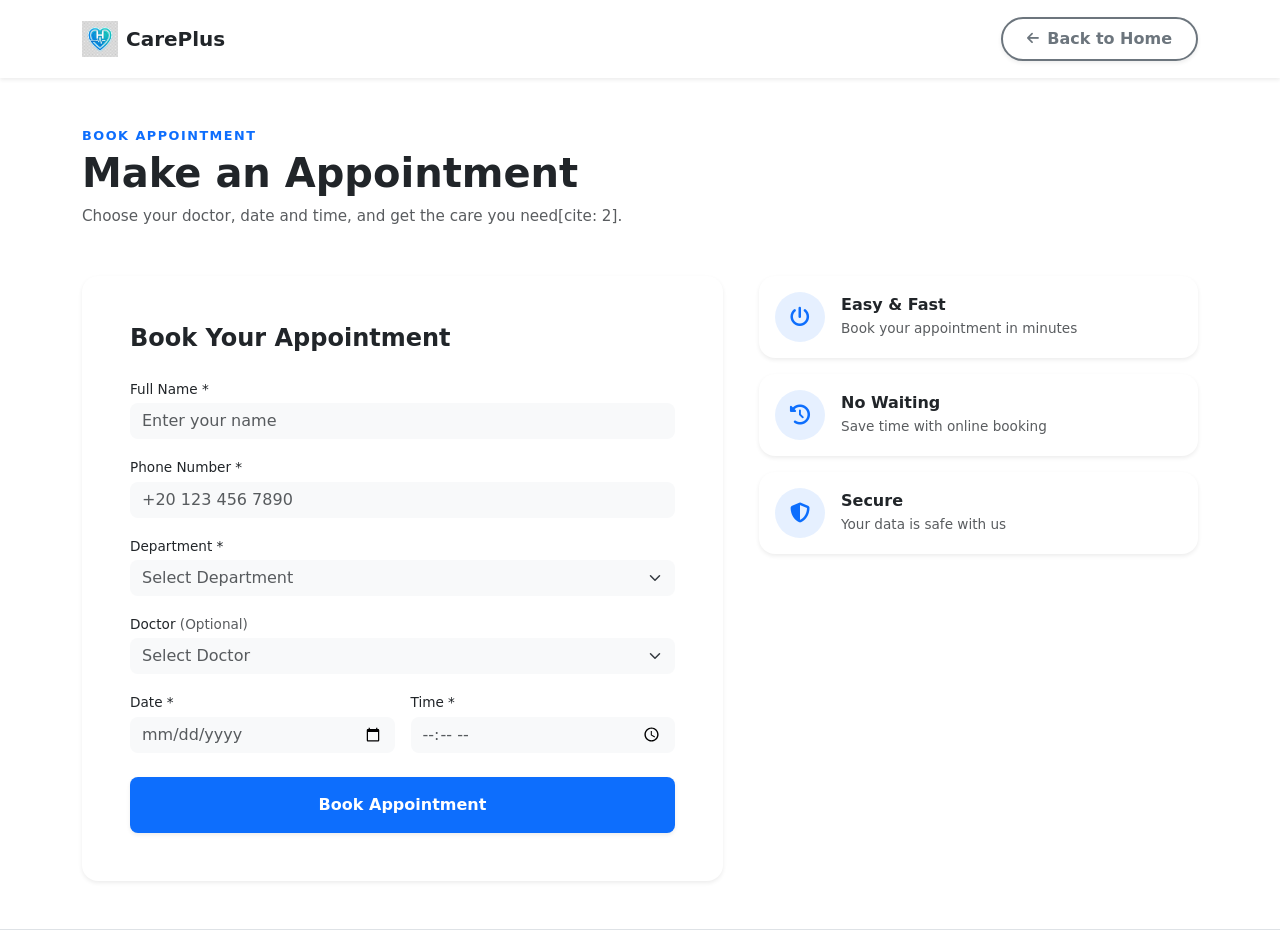
<file: booking.html>
<!doctype html>
<html lang="en">
  <head>
    <meta charset="UTF-8" />
    <meta name="viewport" content="width=device-width, initial-scale=1.0" />
    <title>CarePlus - Book Appointment</title>

    <!-- FontAwesome Icons -->
    <link
      rel="stylesheet"
      href="https://cdnjs.cloudflare.com/ajax/libs/font-awesome/6.7.2/css/all.min.css"
    />
    <!-- Bootstrap CSS -->
    <link rel="stylesheet" href="css/bootstrap.min.css" />
    <!-- Custom CSS -->
    <link rel="stylesheet" href="css/style.css" />
  </head>
  <body class="bg-light">
    <!-- ================================================================= -->
    <!-- 1. NAVBAR WITH BACK TO HOME BUTTON -->
    <!-- ================================================================= -->
    <nav
      class="navbar navbar-expand-lg navbar-light bg-white py-3 shadow-sm sticky-top"
    >
      <div class="container d-flex align-items-center justify-content-between">
        <!-- Brand Logo & Name -->
        <a
          href="index.html"
          class="navbar-brand d-flex align-items-center gap-2 m-0 text-decoration-none"
        >
          <img src="images/H.png" alt="CarePlus" height="36" />
          <span class="fw-bold fs-5 text-dark">CarePlus</span>
        </a>

        <!-- Back to Home Button -->
        <div>
          <a
            href="index.html"
            class="btn btn-outline-secondary rounded-pill px-4 py-2 fw-semibold border-2 d-inline-flex align-items-center gap-2 shadow-sm text-decoration-none"
          >
            <i class="fa-solid fa-arrow-left fs-7"></i>
            <span>Back to Home</span>
          </a>
        </div>
      </div>
    </nav>

    <!-- ================================================================= -->
    <!-- 2. BOOK APPOINTMENT SECTION -->
    <!-- ================================================================= -->
    <section
      id="appointmentSection"
      class="py-5 position-relative bg-white border-bottom"
    >
      <div class="container">
        <!-- Header Title -->
        <div class="mb-5">
          <span
            class="text-uppercase tracking-wider fw-bold text-primary mb-1 d-block"
            style="font-size: 0.8rem; letter-spacing: 1.5px"
            >BOOK APPOINTMENT</span
          >
          <h1 class="display-6 fw-bold text-dark mb-2">Make an Appointment</h1>
          <p class="text-muted" style="font-size: 0.95rem">
            Choose your doctor, date and time, and get the care you need[cite:
            2].
          </p>
        </div>

        <div class="row g-4 align-items-start">
          <!-- Appointment Form -->
          <div class="col-lg-7">
            <div class="card border-0 shadow-sm rounded-4 p-4 p-md-5 bg-white">
              <h4 class="fw-bold text-dark mb-4">Book Your Appointment</h4>

              <form id="bookingForm">
                <!-- Full Name -->
                <div class="mb-3">
                  <label class="form-label text-dark fw-medium fs-7 mb-1"
                    >Full Name *</label
                  >
                  <input
                    type="text"
                    id="patientName"
                    class="form-control rounded-3 py-2.5 bg-light border-0"
                    placeholder="Enter your name"
                    required
                  />
                </div>

                <!-- Phone Number -->
                <div class="mb-3">
                  <label class="form-label text-dark fw-medium fs-7 mb-1"
                    >Phone Number *</label
                  >
                  <input
                    type="tel"
                    class="form-control rounded-3 py-2.5 bg-light border-0"
                    placeholder="+20 123 456 7890"
                    required
                  />
                </div>

                <!-- Department -->
                <div class="mb-3">
                  <label class="form-label text-dark fw-medium fs-7 mb-1"
                    >Department *</label
                  >
                  <select
                    class="form-select rounded-3 py-2.5 bg-light border-0 text-muted"
                    required
                  >
                    <option selected disabled>Select Department</option>
                    <option value="general">General Medicine</option>
                    <option value="pediatrics">Pediatrics</option>
                    <option value="dermatology">Dermatology</option>
                    <option value="cardiology">Cardiology</option>
                  </select>
                </div>

                <!-- Doctor -->
                <div class="mb-3">
                  <label class="form-label text-dark fw-medium fs-7 mb-1"
                    >Doctor
                    <span class="text-muted fw-normal">(Optional)</span></label
                  >
                  <select
                    class="form-select rounded-3 py-2.5 bg-light border-0 text-muted"
                  >
                    <option selected disabled>Select Doctor</option>
                    <option>Dr. Ahmed Hassan</option>
                    <option>Dr. Sara Mohamed</option>
                    <option>Dr. Omar El-Sayed</option>
                    <option>Dr. Laila Gamal</option>
                  </select>
                </div>

                <!-- Date & Time -->
                <div class="row g-3 mb-4">
                  <div class="col-md-6">
                    <label class="form-label text-dark fw-medium fs-7 mb-1"
                      >Date *</label
                    >
                    <input
                      type="date"
                      class="form-control rounded-3 py-2.5 bg-light border-0 text-muted"
                      required
                    />
                  </div>
                  <div class="col-md-6">
                    <label class="form-label text-dark fw-medium fs-7 mb-1"
                      >Time *</label
                    >
                    <input
                      type="time"
                      class="form-control rounded-3 py-2.5 bg-light border-0 text-muted"
                      required
                    />
                  </div>
                </div>

                <!-- Submit Button -->
                <button
                  type="submit"
                  class="btn btn-primary w-100 rounded-3 py-3 fw-semibold border-0 shadow-sm"
                  style="background-color: #0d6efd"
                >
                  Book Appointment
                </button>
              </form>
            </div>
          </div>

          <!-- Feature Cards Side -->
          <div class="col-lg-5 ps-lg-4">
            <div class="d-flex flex-column gap-3">
              <!-- Feature 1 -->
              <div class="card border-0 shadow-sm rounded-4 p-3 bg-white">
                <div class="d-flex align-items-center gap-3">
                  <div
                    class="rounded-circle bg-subtle-blue text-primary d-flex align-items-center justify-content-center flex-shrink-0"
                    style="width: 50px; height: 50px"
                  >
                    <i class="fa-solid fa-power-off fs-5"></i>
                  </div>
                  <div>
                    <h6 class="fw-bold text-dark mb-1">Easy & Fast</h6>
                    <p class="text-muted fs-7 mb-0">
                      Book your appointment in minutes
                    </p>
                  </div>
                </div>
              </div>

              <!-- Feature 2 -->
              <div class="card border-0 shadow-sm rounded-4 p-3 bg-white">
                <div class="d-flex align-items-center gap-3">
                  <div
                    class="rounded-circle bg-subtle-blue text-primary d-flex align-items-center justify-content-center flex-shrink-0"
                    style="width: 50px; height: 50px"
                  >
                    <i class="fa-solid fa-clock-rotate-left fs-5"></i>
                  </div>
                  <div>
                    <h6 class="fw-bold text-dark mb-1">No Waiting</h6>
                    <p class="text-muted fs-7 mb-0">
                      Save time with online booking
                    </p>
                  </div>
                </div>
              </div>

              <!-- Feature 3 -->
              <div class="card border-0 shadow-sm rounded-4 p-3 bg-white">
                <div class="d-flex align-items-center gap-3">
                  <div
                    class="rounded-circle bg-subtle-blue text-primary d-flex align-items-center justify-content-center flex-shrink-0"
                    style="width: 50px; height: 50px"
                  >
                    <i class="fa-solid fa-shield-halved fs-5"></i>
                  </div>
                  <div>
                    <h6 class="fw-bold text-dark mb-1">Secure</h6>
                    <p class="text-muted fs-7 mb-0">
                      Your data is safe with us
                    </p>
                  </div>
                </div>
              </div>
            </div>
          </div>
        </div>
      </div>
    </section>

    <!-- JS Files -->
    <script src="js/bootstrap.bundle.min.js"></script>
    <script src="js/main.js"></script>
  </body>
</html>
</file>
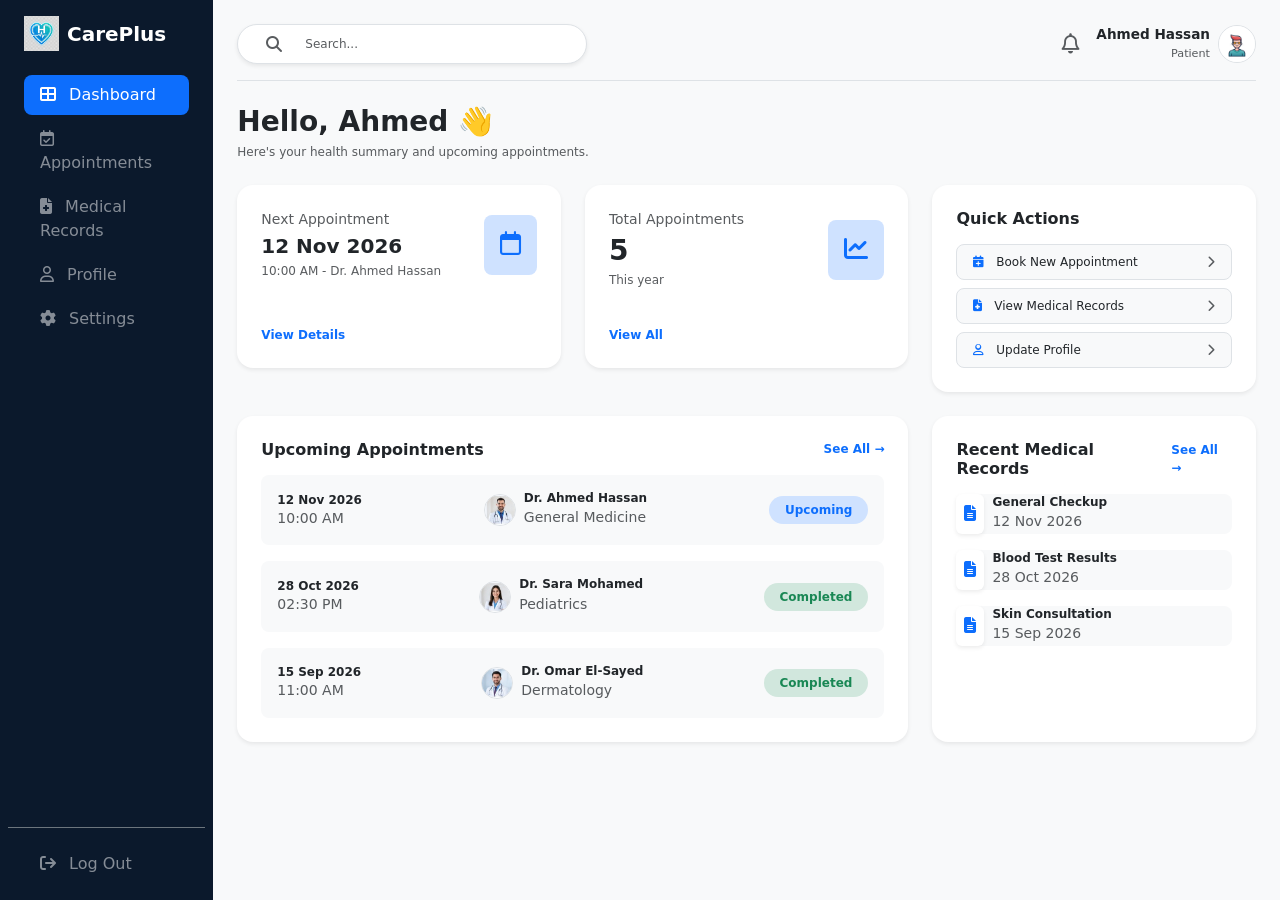
<file: dashboard.html>
<!doctype html>
<html lang="en">
  <head>
    <meta charset="UTF-8" />
    <meta name="viewport" content="width=device-width, initial-scale=1.0" />
    <title>CarePlus - Patient Dashboard</title>

    <!-- FontAwesome Icons -->
    <link
      rel="stylesheet"
      href="https://cdnjs.cloudflare.com/ajax/libs/font-awesome/6.7.2/css/all.min.css"
    />
    <!-- Bootstrap CSS -->
    <link rel="stylesheet" href="css/bootstrap.min.css" />
    <!-- Custom Main CSS -->
    <link rel="stylesheet" href="css/style.css" />
  </head>
  <body class="bg-light">
    <div class="container-fluid">
      <div class="row">
        <!-- Sidebar (القائمة الجانبية المطابقة للصورة تماماً) -->
        <div
          class="col-auto col-md-3 col-xl-2 px-sm-2 px-0 bg-dark min-vh-100 d-flex flex-column justify-content-between"
          style="background-color: #0b192c !important"
        >
          <div class="p-3">
            <a
              href="index.html"
              class="d-flex align-items-center text-decoration-none gap-2 mb-4 text-white"
            >
              <img src="images/H.png" alt="Logo" height="35" />
              <span class="fw-bold fs-5">CarePlus</span>
            </a>

            <ul class="nav nav-pills flex-column mb-auto gap-1">
              <li class="nav-item">
                <a
                  href="#"
                  class="nav-link active text-white py-2.5 px-3 rounded-3"
                  style="background-color: #0d6efd"
                >
                  <i class="fa-solid fa-table-cells-large me-2"></i> Dashboard
                </a>
              </li>
              <li>
                <a
                  href="#"
                  class="nav-link text-white-50 py-2.5 px-3 rounded-3"
                >
                  <i class="fa-regular fa-calendar-check me-2"></i> Appointments
                </a>
              </li>
              <li>
                <a
                  href="#"
                  class="nav-link text-white-50 py-2.5 px-3 rounded-3"
                >
                  <i class="fa-solid fa-file-medical me-2"></i> Medical Records
                </a>
              </li>
              <li>
                <a
                  href="#"
                  class="nav-link text-white-50 py-2.5 px-3 rounded-3"
                >
                  <i class="fa-regular fa-user me-2"></i> Profile
                </a>
              </li>
              <li>
                <a
                  href="#"
                  class="nav-link text-white-50 py-2.5 px-3 rounded-3"
                >
                  <i class="fa-solid fa-gear me-2"></i> Settings
                </a>
              </li>
            </ul>
          </div>

          <!-- زر تسجيل الخروج في الأسفل -->
          <div class="p-3 border-top border-secondary">
            <a
              href="index.html"
              class="nav-link text-white-50 py-2 px-3 rounded-3"
            >
              <i class="fa-solid fa-arrow-right-from-bracket me-2"></i> Log Out
            </a>
          </div>
        </div>

        <!-- Main Content Area (محتوى لوحة التحكم الرئيسي) -->
        <div class="col px-4 py-4">
          <!-- Top Bar -->
          <div
            class="d-flex align-items-center justify-content-between mb-4 pb-3 border-bottom"
          >
            <div
              class="input-group bg-white rounded-pill px-3 py-1 shadow-sm border"
              style="max-width: 350px"
            >
              <span class="input-group-text bg-transparent border-0 text-muted"
                ><i class="fa-solid fa-magnifying-glass"></i
              ></span>
              <input
                type="text"
                class="form-control border-0 shadow-none bg-transparent fs-8"
                placeholder="Search..."
              />
            </div>
            <div class="d-flex align-items-center gap-3">
              <i class="fa-regular fa-bell text-muted fs-5 cursor-pointer"></i>
              <div class="d-flex align-items-center gap-2">
                <div class="text-end lh-sm">
                  <span
                    class="d-block fw-bold text-dark fs-7"
                    id="dashboardUserName"
                    >Ahmed Hassan</span
                  >
                  <small class="text-muted" style="font-size: 0.7rem"
                    >Patient</small
                  >
                </div>
                <img
                  src="images/userface.png"
                  alt="Profile"
                  class="rounded-circle border"
                  style="width: 38px; height: 38px; object-fit: cover"
                />
              </div>
            </div>
          </div>

          <!-- Welcome Message -->
          <div class="mb-4">
            <h3 class="fw-bold text-dark mb-1">
              Hello, <span id="greetingUserName">Ahmed</span> 👋
            </h3>
            <p class="text-muted fs-8">
              Here's your health summary and upcoming appointments.
            </p>
          </div>

          <!-- Top Row: Statistics & Quick Actions -->
          <div class="row g-4 mb-4">
            <!-- Statistics Cards -->
            <div class="col-lg-8">
              <div class="row g-4 h-100">
                <div class="col-md-6">
                  <div
                    class="card border-0 shadow-sm rounded-4 p-4 bg-white h-100 d-flex flex-column justify-content-between"
                  >
                    <div
                      class="d-flex align-items-center justify-content-between mb-3"
                    >
                      <div>
                        <small class="text-muted fw-medium d-block mb-1"
                          >Next Appointment</small
                        >
                        <h5 class="fw-bold text-dark mb-0">12 Nov 2026</h5>
                        <small class="text-muted fs-8"
                          >10:00 AM - Dr. Ahmed Hassan</small
                        >
                      </div>
                      <div class="bg-primary-subtle text-primary rounded-3 p-3">
                        <i class="fa-regular fa-calendar fs-4"></i>
                      </div>
                    </div>
                    <a
                      href="#"
                      class="text-primary text-decoration-none fw-semibold fs-8"
                      >View Details</a
                    >
                  </div>
                </div>
                <div class="col-md-6">
                  <div
                    class="card border-0 shadow-sm rounded-4 p-4 bg-white h-100 d-flex flex-column justify-content-between"
                  >
                    <div
                      class="d-flex align-items-center justify-content-between mb-3"
                    >
                      <div>
                        <small class="text-muted fw-medium d-block mb-1"
                          >Total Appointments</small
                        >
                        <h3 class="fw-bold text-dark mb-0">5</h3>
                        <small class="text-muted fs-8">This year</small>
                      </div>
                      <div class="bg-primary-subtle text-primary rounded-3 p-3">
                        <i class="fa-solid fa-chart-line fs-4"></i>
                      </div>
                    </div>
                    <a
                      href="#"
                      class="text-primary text-decoration-none fw-semibold fs-8"
                      >View All</a
                    >
                  </div>
                </div>
              </div>
            </div>

            <!-- Quick Actions -->
            <div class="col-lg-4">
              <div class="card border-0 shadow-sm rounded-4 p-4 bg-white h-100">
                <h5 class="fw-bold text-dark mb-3 fs-6">Quick Actions</h5>
                <div class="d-flex flex-column gap-2">
                  <a
                    href="booking.html"
                    class="btn btn-light border text-start py-2 px-3 rounded-3 d-flex align-items-center justify-content-between text-dark text-decoration-none fw-medium fs-8"
                  >
                    <span
                      ><i
                        class="fa-solid fa-calendar-plus text-primary me-2"
                      ></i>
                      Book New Appointment</span
                    >
                    <i class="fa-solid fa-chevron-right text-muted fs-9"></i>
                  </a>
                  <a
                    href="#"
                    class="btn btn-light border text-start py-2 px-3 rounded-3 d-flex align-items-center justify-content-between text-dark text-decoration-none fw-medium fs-8"
                  >
                    <span
                      ><i
                        class="fa-solid fa-file-medical text-primary me-2"
                      ></i>
                      View Medical Records</span
                    >
                    <i class="fa-solid fa-chevron-right text-muted fs-9"></i>
                  </a>
                  <a
                    href="#"
                    class="btn btn-light border text-start py-2 px-3 rounded-3 d-flex align-items-center justify-content-between text-dark text-decoration-none fw-medium fs-8"
                  >
                    <span
                      ><i class="fa-regular fa-user text-primary me-2"></i>
                      Update Profile</span
                    >
                    <i class="fa-solid fa-chevron-right text-muted fs-9"></i>
                  </a>
                </div>
              </div>
            </div>
          </div>

          <!-- Bottom Row: Upcoming Appointments & Recent Medical Records -->
          <div class="row g-4">
            <!-- Upcoming Appointments (المواعيد القادمة) -->
            <div class="col-lg-8">
              <div class="card border-0 shadow-sm rounded-4 p-4 bg-white h-100">
                <div
                  class="d-flex align-items-center justify-content-between mb-3"
                >
                  <h5 class="fw-bold text-dark mb-0 fs-6">
                    Upcoming Appointments
                  </h5>
                  <a
                    href="#"
                    class="text-primary text-decoration-none fw-semibold fs-8"
                    >See All →</a
                  >
                </div>

                <div class="d-flex flex-column gap-3">
                  <!-- موعد 1 -->
                  <div
                    class="d-flex align-items-center justify-content-between p-3 bg-light rounded-3"
                  >
                    <div class="lh-sm">
                      <span class="fw-bold text-dark d-block fs-8"
                        >12 Nov 2026</span
                      >
                      <small class="text-muted fs-9">10:00 AM</small>
                    </div>
                    <div class="d-flex align-items-center gap-2">
                      <img
                        src="images/03-doctor-ahmed-card.png"
                        alt="Dr. Ahmed"
                        class="rounded-circle border"
                        width="32"
                        height="32"
                        style="object-fit: cover"
                      />
                      <div>
                        <h6 class="fw-bold text-dark m-0 fs-8">
                          Dr. Ahmed Hassan
                        </h6>
                        <small class="text-muted fs-9">General Medicine</small>
                      </div>
                    </div>
                    <span
                      class="badge bg-primary-subtle text-primary px-3 py-2 rounded-pill fs-9 fw-semibold"
                      >Upcoming</span
                    >
                  </div>

                  <!-- موعد 2 -->
                  <div
                    class="d-flex align-items-center justify-content-between p-3 bg-light rounded-3"
                  >
                    <div class="lh-sm">
                      <span class="fw-bold text-dark d-block fs-8"
                        >28 Oct 2026</span
                      >
                      <small class="text-muted fs-9">02:30 PM</small>
                    </div>
                    <div class="d-flex align-items-center gap-2">
                      <img
                        src="images/04-doctor-sara-card.png"
                        alt="Dr. Sara"
                        class="rounded-circle border"
                        width="32"
                        height="32"
                        style="object-fit: cover"
                      />
                      <div>
                        <h6 class="fw-bold text-dark m-0 fs-8">
                          Dr. Sara Mohamed
                        </h6>
                        <small class="text-muted fs-9">Pediatrics</small>
                      </div>
                    </div>
                    <span
                      class="badge bg-success-subtle text-success px-3 py-2 rounded-pill fs-9 fw-semibold"
                      >Completed</span
                    >
                  </div>

                  <!-- موعد 3 -->
                  <div
                    class="d-flex align-items-center justify-content-between p-3 bg-light rounded-3"
                  >
                    <div class="lh-sm">
                      <span class="fw-bold text-dark d-block fs-8"
                        >15 Sep 2026</span
                      >
                      <small class="text-muted fs-9">11:00 AM</small>
                    </div>
                    <div class="d-flex align-items-center gap-2">
                      <img
                        src="images/05-doctor-omar-card.png"
                        alt="Dr. Omar"
                        class="rounded-circle border"
                        width="32"
                        height="32"
                        style="object-fit: cover"
                      />
                      <div>
                        <h6 class="fw-bold text-dark m-0 fs-8">
                          Dr. Omar El-Sayed
                        </h6>
                        <small class="text-muted fs-9">Dermatology</small>
                      </div>
                    </div>
                    <span
                      class="badge bg-success-subtle text-success px-3 py-2 rounded-pill fs-9 fw-semibold"
                      >Completed</span
                    >
                  </div>
                </div>
              </div>
            </div>

            <!-- Recent Medical Records (السجلات الطبية الأخيرة) -->
            <div class="col-lg-4">
              <div class="card border-0 shadow-sm rounded-4 p-4 bg-white h-100">
                <div
                  class="d-flex align-items-center justify-content-between mb-3"
                >
                  <h5 class="fw-bold text-dark mb-0 fs-6">
                    Recent Medical Records
                  </h5>
                  <a
                    href="#"
                    class="text-primary text-decoration-none fw-semibold fs-8"
                    >See All →</a
                  >
                </div>

                <div class="d-flex flex-column gap-3">
                  <div
                    class="d-flex align-items-center justify-content-between p-2.5 bg-light rounded-3"
                  >
                    <div class="d-flex align-items-center gap-2">
                      <div
                        class="text-primary bg-white p-2 rounded-2 shadow-sm"
                      >
                        <i class="fa-solid fa-file-lines fs-6"></i>
                      </div>
                      <div>
                        <h6 class="fw-bold text-dark m-0 fs-8">
                          General Checkup
                        </h6>
                        <small class="text-muted fs-9">12 Nov 2026</small>
                      </div>
                    </div>
                  </div>
                  <div
                    class="d-flex align-items-center justify-content-between p-2.5 bg-light rounded-3"
                  >
                    <div class="d-flex align-items-center gap-2">
                      <div
                        class="text-primary bg-white p-2 rounded-2 shadow-sm"
                      >
                        <i class="fa-solid fa-file-lines fs-6"></i>
                      </div>
                      <div>
                        <h6 class="fw-bold text-dark m-0 fs-8">
                          Blood Test Results
                        </h6>
                        <small class="text-muted fs-9">28 Oct 2026</small>
                      </div>
                    </div>
                  </div>
                  <div
                    class="d-flex align-items-center justify-content-between p-2.5 bg-light rounded-3"
                  >
                    <div class="d-flex align-items-center gap-2">
                      <div
                        class="text-primary bg-white p-2 rounded-2 shadow-sm"
                      >
                        <i class="fa-solid fa-file-lines fs-6"></i>
                      </div>
                      <div>
                        <h6 class="fw-bold text-dark m-0 fs-8">
                          Skin Consultation
                        </h6>
                        <small class="text-muted fs-9">15 Sep 2026</small>
                      </div>
                    </div>
                  </div>
                </div>
              </div>
            </div>
          </div>
        </div>
      </div>
    </div>

    <!-- JS Files -->
    <script src="js/bootstrap.bundle.min.js"></script>
    <script src="js/main.js"></script>
  </body>
</html>
</file>
<file: css/style.css>
/* ================================================================= */
/* [SECTION 1]: MAIN NAVBAR & HEADER STYLES */
/* ================================================================= */
html {
  scroll-behavior: smooth;
}
/* الشريط العلوي للمعلومات (ساعات العمل والخط الساخن) */
/* Custom styling for Hadith wrapper in Header */
.header-info-wrapper {
  background-color: #ffffff;
  border: 1px solid #e2e8f0;
  transition: all 0.3s ease;
}

.header-info-wrapper:hover {
  border-color: #0d6efd;
  box-shadow: 0 4px 12px rgba(13, 110, 253, 0.08) !important;
}

/* Size utility for small subtitle label */
.fs-8 {
  font-size: 0.725rem !important;
}

/* ================================================================= */
/* [SECTION 2]: TABS NAVIGATION STYLES (قائمة التبويبات) */
/* ================================================================= */

.tab-card-wrapper {
  border-color: #dee2e6 !important;
  background-color: #ffffff;
}

.custom-border-tabs {
  border-bottom: 1px solid #dee2e6 !important;
  margin-bottom: 0;
}

.custom-border-tabs .nav-link {
  color: #495057;
  font-weight: 500;
  background-color: transparent;
  border: 1px solid transparent;
  border-top-left-radius: 8px;
  border-top-right-radius: 8px;
  padding: 0.5rem 1.25rem;
  margin-bottom: -1px;
  transition: all 0.2s ease-in-out;
}

.custom-border-tabs .nav-link:hover {
  border-color: #e9ecef #e9ecef #dee2e6;
  color: #0d6efd;
}

.custom-border-tabs .nav-link.active {
  color: #0d6efd !important;
  font-weight: 600;
  background-color: #ffffff !important;
  border-color: #dee2e6 #dee2e6 #ffffff !important;
}

/* ================================================================= */
/* 🏠 [TAB 1]: HOME SECTION STYLES */
/* ================================================================= */

/* ----------------------------------------------------------------- */
/* 1.1 HERO SLIDER SUB-SECTION (سلايدر الرئيسية) */
/* ----------------------------------------------------------------- */
.hero-slide-container {
  background: linear-gradient(135deg, #0f2035 0%, #1a365d 100%);
  min-height: 450px;
  display: flex;
  align-items: center;
}

/* صورة الطبيب في الهيرو */
.hero-doctor-img {
  filter: drop-shadow(0 10px 20px rgba(0, 0, 0, 0.2));
  transition: transform 0.3s ease;
}

.hero-doctor-img:hover {
  transform: translateY(-5px);
}

/* حركة الأزرار التفاعلية */
.interactive-btn {
  transition:
    transform 0.25s ease,
    box-shadow 0.25s ease;
}

.interactive-btn:hover {
  transform: translateY(-3px);
  box-shadow: 0 8px 20px rgba(0, 0, 0, 0.2);
}

/* ----------------------------------------------------------------- */
/* 1.2 FEATURES OVERLAP SUB-SECTION (المميزات المتداخلة أسفل السلايدر) */
/* ----------------------------------------------------------------- */
.features-overlap-wrapper {
  margin-top: -65px; /* يرفع الكرت ليتداخل بجمالية فوق السلايدر */
  z-index: 20;
  max-width: 1140px;
  margin-left: auto;
  margin-right: auto;
}

.features-card {
  background: #ffffff;
  border-radius: 24px !important;
  box-shadow: 0 15px 40px rgba(0, 0, 0, 0.06) !important;
  padding: 2rem 1.5rem !important;
}

/* دائرة الأيقونة الفاتحة في المنتصف */
.feature-icon-box {
  width: 54px;
  height: 54px;
  background-color: #e8f2ff !important;
  color: #0d6efd !important;
  transition: all 0.3s ease;
}

/* تفاعل الأيقونة عند مرور الماوس */
.feature-item {
  transition: transform 0.3s ease;
  cursor: pointer;
}

.feature-item:hover {
  transform: translateY(-4px);
}

.feature-item:hover .feature-icon-box {
  background-color: #0d6efd !important;
  color: #ffffff !important;
  box-shadow: 0 8px 18px rgba(13, 110, 253, 0.3);
}

.fs-7 {
  font-size: 0.8rem !important;
}
/* ================================================================= */
/* 👨‍⚕️ [HOME SECTION]: EXPERT DOCTORS CARDS STYLES */
/* ================================================================= */
.doctor-card {
  transition:
    transform 0.3s ease,
    box-shadow 0.3s ease;
  cursor: pointer;
}

.doctor-card:hover {
  transform: translateY(-5px);
  box-shadow: 0 10px 25px rgba(0, 0, 0, 0.08) !important;
}

.doctor-img-wrapper {
  background: linear-gradient(135deg, #f8f9fa 0%, #e9ecef 100%);
}
/* ================================================================= */
/* 👨‍⚕️ [TAB 2]: DOCTORS SECTION STYLES */
/* ================================================================= */
.doctors-banner-section {
  /* خلفية طبية فاتحة مع تدرج ووضع صورة الطبيب في الخلفية جهة اليمين */
  background:
    linear-gradient(
      90deg,
      rgba(240, 246, 255, 0.95) 0%,
      rgba(240, 246, 255, 0.6) 60%,
      rgba(255, 255, 255, 0.2) 100%
    ),
    url("../images/09-medical-consultation.png") no-repeat right center;
  background-size: cover;
  border: 1px solid #e2e8f0;
  min-height: 220px;
  display: flex;
  align-items: center;
}
.doctor-card {
  border: 1px solid #f0f3f6 !important;
  transition:
    transform 0.3s ease,
    box-shadow 0.3s ease;
}

.doctor-card:hover {
  transform: translateY(-5px);
  box-shadow: 0 10px 25px rgba(0, 0, 0, 0.08) !important;
  border-color: #0d6efd !important;
}
/* تنسيق للشاشات الصغيرة لضمان وضوح النص فوق الخلفية */
@media (max-width: 767.98px) {
  .doctors-banner-section {
    background:
      linear-gradient(
        180deg,
        rgba(240, 246, 255, 0.95) 0%,
        rgba(240, 246, 255, 0.9) 100%
      ),
      url("../images/01-hero-doctor.png") no-repeat center center;
    background-size: cover;
    text-align: center;
  }
}
/* ================================================================= */
/* 📅 BOOKING & DASHBOARD CUSTOM STYLES                              */
/* ================================================================= */
.bg-subtle-blue {
  background-color: rgba(13, 110, 253, 0.1);
}

.fs-7 {
  font-size: 0.85rem !important;
}

.fs-8 {
  font-size: 0.75rem !important;
}

.nav-pills .nav-link:hover {
  background-color: rgba(255, 255, 255, 0.08);
}

/* ================================================================= */
/* RESPONSIVE BREAKPOINTS (تنسيقات الأجهزة المتجاوبة) */
/* ================================================================= */

/* 1. DEFAULT (X-Small devices / Portrait phones - less than 576px) */
.careplus-navbar-container {
  padding: 0.5rem !important;
}

.careplus-navbar-container > div:first-child {
  flex-direction: row !important;
  justify-content: space-between !important;
  align-items: center !important;
}

/* إخفاء عناصر البحث في الشاشات الصغيرة جداً لتوفير مساحة مطابقة لتصميم الموبايل */
.search-box,
.header-info-wrapper {
  display: none !important;
}

/* التبويبات كقائمة أفقية قابلة للسحب للمقاسات الضيقة */
.custom-border-tabs {
  display: flex !important;
  flex-wrap: nowrap !important;
  overflow-x: auto !important;
  overflow-y: hidden;
  white-space: nowrap;
  -webkit-overflow-scrolling: touch;
  padding-bottom: 4px;
}

.custom-border-tabs::-webkit-scrollbar {
  display: none;
}
.custom-border-tabs {
  -ms-overflow-style: none;
  scrollbar-width: none;
}

.custom-border-tabs .nav-link {
  padding: 0.35rem 0.7rem !important;
  font-size: 0.8rem !important;
}

/* 2. Small devices (landscape phones, 576px and up) */
@media (width >= 576px) {
  .careplus-navbar-container {
    padding: 0.75rem !important;
  }

  /* إعادة إظهار البحث بمقاسات مناسبة */
  .search-box {
    display: flex !important;
  }

  .search-box input {
    width: 140px !important;
    font-size: 0.8rem !important;
  }

  .careplus-navbar-container button.btn-primary {
    padding: 0.4rem 0.8rem !important;
    font-size: 0.75rem !important;
  }

  /* ضبط سلايدر الهيرو في الشاشات الصغيرة */
  .hero-slide-container {
    padding: 1.5rem 1rem !important;
    min-height: auto !important;
    text-align: center !important;
  }

  .hero-slide-container .row {
    flex-direction: column-reverse !important;
  }

  .hero-doctor-img {
    max-height: 240px !important;
    margin: 0 auto 1rem auto !important;
    display: block !important;
  }

  .hero-slide-container h1 {
    font-size: 1.35rem !important;
  }

  .hero-slide-container p {
    font-size: 0.85rem !important;
  }

  .hero-slide-container .d-flex.align-items-center.gap-3 {
    justify-content: center !important;
  }
}

/* 3. Medium devices (tablets, 768px and up) */
@media (width >= 768px) {
  .careplus-navbar-container > div:first-child {
    flex-direction: row !important;
    justify-content: space-between !important;
  }

  .careplus-navbar-container img[alt="CarePlus Logo"] {
    height: 36px !important;
  }

  .search-box input {
    width: 180px !important;
    font-size: 0.85rem !important;
  }

  .custom-border-tabs {
    flex-wrap: wrap !important;
    overflow-x: visible !important;
  }

  .custom-border-tabs .nav-link {
    padding: 0.5rem 1.1rem !important;
    font-size: 0.9rem !important;
  }

  /* استرجاع توازن الهيرو للتابلت والشاشات الأكبر */
  .hero-slide-container {
    text-align: left !important;
    padding: 3rem !important;
    min-height: 420px !important;
  }

  .hero-slide-container .row {
    flex-direction: row !important;
  }

  .hero-slide-container .col-lg-7 {
    text-align: left !important;
  }

  .hero-slide-container h1 {
    font-size: 2rem !important;
  }

  .hero-slide-container .d-flex.align-items-center.gap-3 {
    justify-content: flex-start !important;
  }

  .hero-doctor-img {
    max-height: 350px !important;
    margin: 0 !important;
  }
}

/* 4. Large devices (desktops, 1024px and up) */
@media (width >= 1024px) {
  .careplus-navbar-container {
    padding: 1rem !important;
  }

  .header-info-wrapper {
    display: flex !important; /* إظهار معلومات العمل والخط الساخن في الشاشات الكبيرة */
  }

  .search-box input {
    width: 220px !important;
  }

  .careplus-navbar-container button.btn-primary {
    padding: 0.5rem 1.25rem !important;
    font-size: 0.875rem !important;
  }

  .hero-slide-container {
    min-height: 450px !important;
  }

  .hero-slide-container h1 {
    font-size: 2.25rem !important;
  }

  .hero-doctor-img {
    max-height: 400px !important;
  }

  /* الفواصل الرأسية بين أعمدة المميزات */
  .border-end-lg {
    border-right: 1px solid #f0f3f6 !important;
  }
}

/* 5. X-Large devices (large desktops, 1280px and up) */
@media (width >= 1280px) {
  .features-overlap-wrapper {
    max-width: 1140px;
    margin-left: auto;
    margin-right: auto;
  }

  .search-box input {
    width: 250px !important;
  }
}

/* 6. XX-Large devices (larger desktops, 1536px and up) */
@media (width >= 1536px) {
  .features-overlap-wrapper {
    max-width: 1320px;
  }
}
.tab-pane h4 {
  color: #0f2035;
}
</file>
